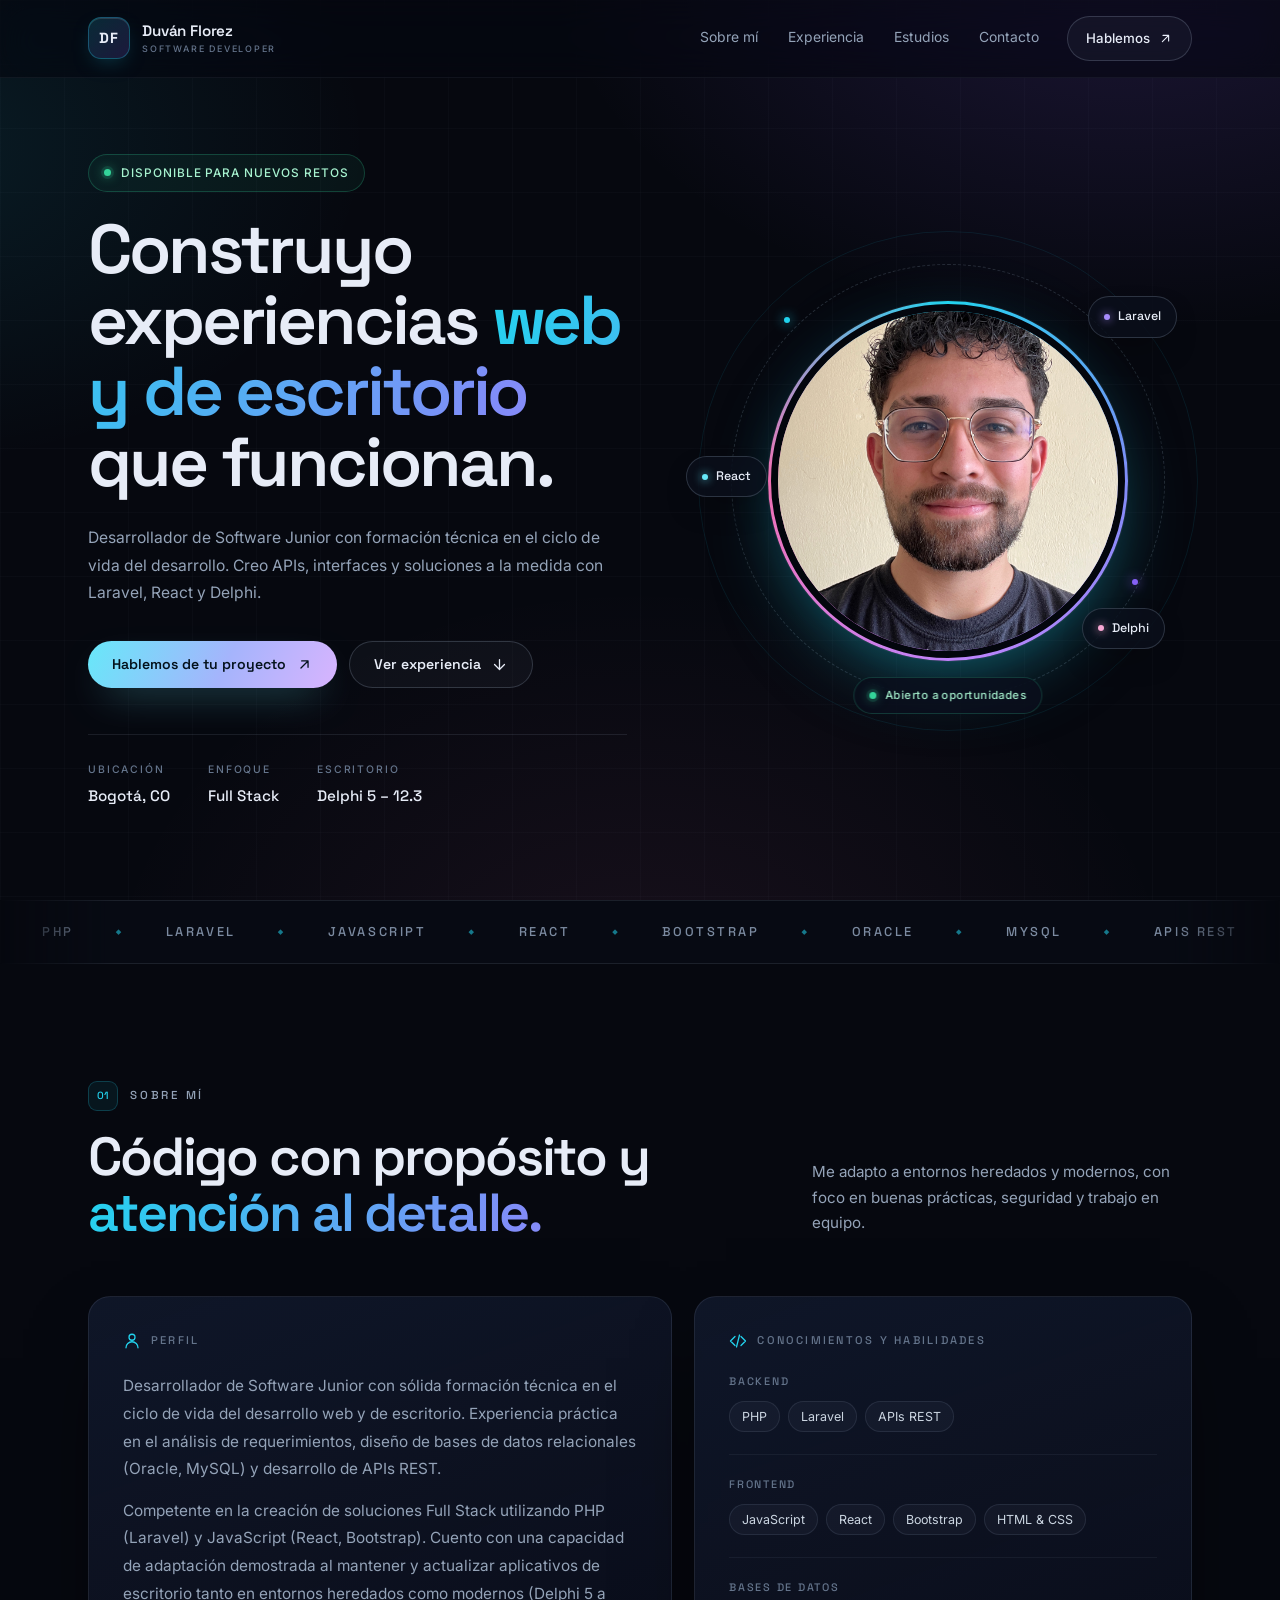
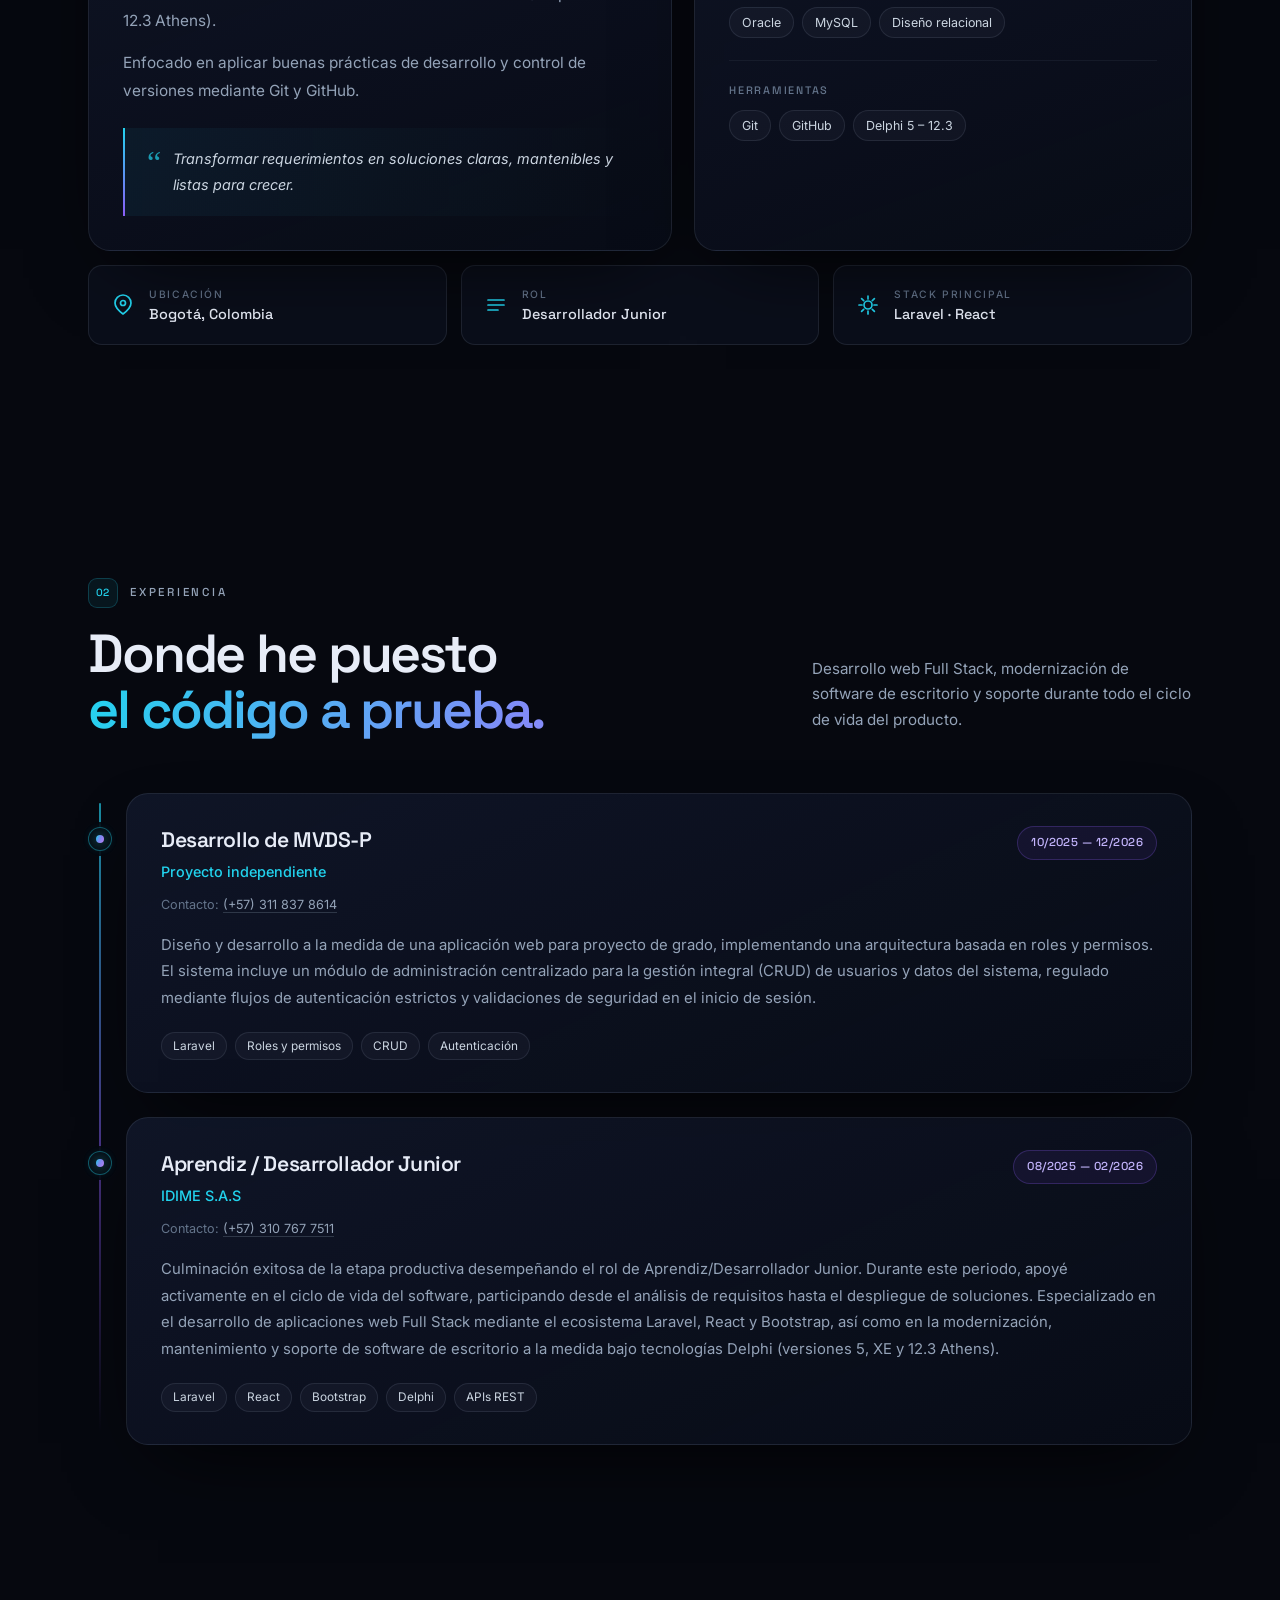
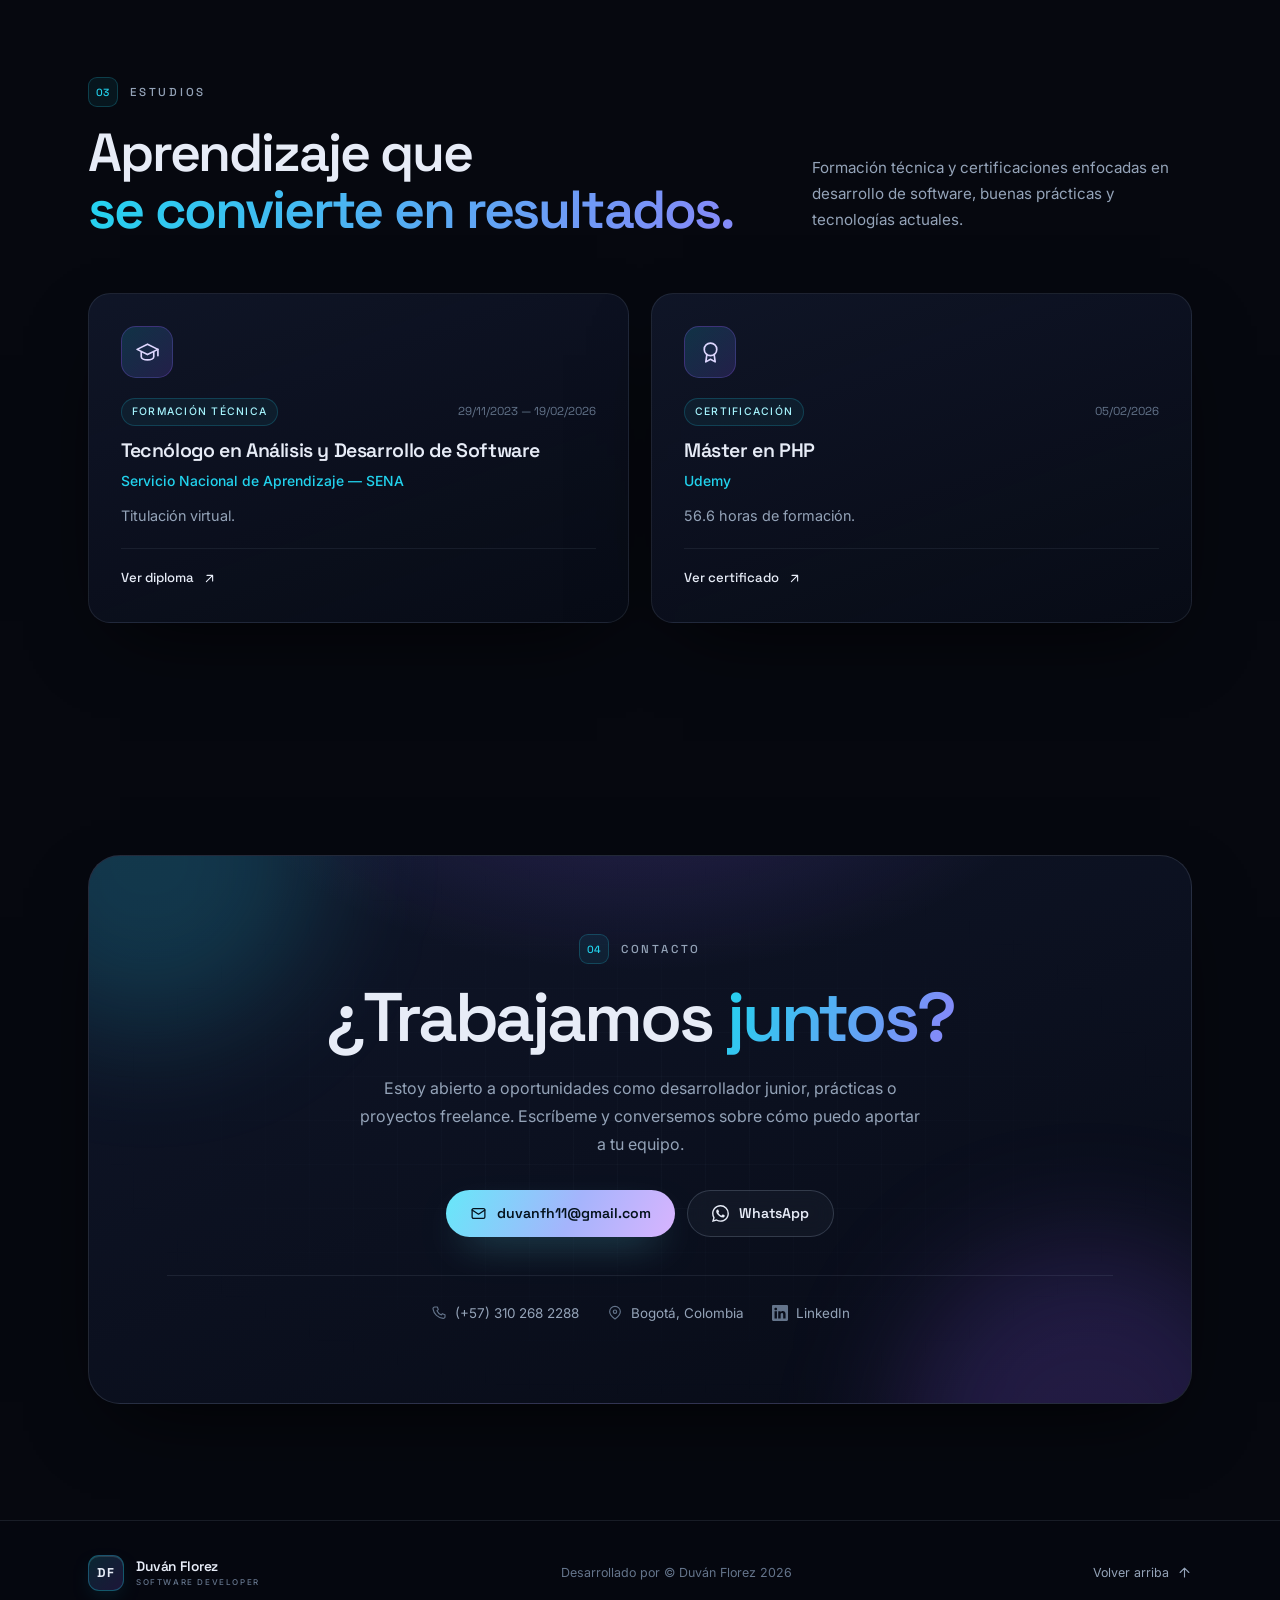
<file: index.html>
<!DOCTYPE html>
<html lang="es">

<head>
    <meta charset="UTF-8" />
    <meta name="viewport" content="width=device-width, initial-scale=1.0" />
    <meta name="description"
        content="Portafolio de Duván Florez, desarrollador de software junior especializado en soluciones Full Stack con Laravel, React y aplicaciones de escritorio en Delphi." />
    <meta name="theme-color" content="#06080f" />
    <meta property="og:title" content="Duván Florez — Desarrollador de Software" />
    <meta property="og:description"
        content="Soluciones Full Stack, APIs REST y aplicaciones de escritorio. Conoce mi experiencia y proyectos." />
    <meta property="og:type" content="website" />
    <link rel="icon" href="assets/img/FotoDuv.JPG" />
    <link rel="preconnect" href="https://fonts.googleapis.com" />
    <link rel="preconnect" href="https://fonts.gstatic.com" crossorigin />
    <link
        href="https://fonts.googleapis.com/css2?family=Inter:wght@300;400;500;600&family=Space+Grotesk:wght@400;500;600;700&display=swap"
        rel="stylesheet" />
    <link rel="stylesheet" href="assets/css/style.css" />
    <title>Duván Florez — Desarrollador de Software</title>
</head>

<body>
    <a class="skip-link" href="#contenido">Saltar al contenido</a>
    <div class="scroll-progress" aria-hidden="true"></div>

    <header class="site-header">
        <div class="nav-shell container">
            <a class="brand" href="#inicio">
                <span class="brand-mark">DF</span>
                <span class="brand-text">
                    Duván Florez
                    <small>Software Developer</small>
                </span>
            </a>

            <nav class="main-nav" aria-label="Navegación principal">
                <ul class="nav-links">
                    <li><a href="#sobre-mi">Sobre mí</a></li>
                    <li><a href="#experiencia">Experiencia</a></li>
                    <li><a href="#estudios">Estudios</a></li>
                    <li><a href="#contacto">Contacto</a></li>
                </ul>
            </nav>

            <a class="nav-cta" href="mailto:duvanfh11@gmail.com">
                Hablemos
                <svg viewBox="0 0 24 24" fill="none" stroke="currentColor" stroke-width="1.8" stroke-linecap="round"
                    stroke-linejoin="round" aria-hidden="true">
                    <path d="M7 17 17 7M8 7h9v9" />
                </svg>
            </a>
        </div>
    </header>

    <main id="contenido">
        <!-- HERO -->
        <section class="hero container" id="inicio">
            <div class="hero-copy">
                <p class="eyebrow">
                    <span class="status-dot" aria-hidden="true"></span>
                    Disponible para nuevos retos
                </p>

                <h1>
                    Construyo experiencias
                    <span class="gradient-text">web y de escritorio</span>
                    que funcionan.
                </h1>

                <p class="hero-lead">
                    Desarrollador de Software Junior con formación técnica en el ciclo de vida del desarrollo.
                    Creo APIs, interfaces y soluciones a la medida con Laravel, React y Delphi.
                </p>

                <div class="hero-actions">
                    <a class="btn btn-primary" href="mailto:duvanfh11@gmail.com">
                        Hablemos de tu proyecto
                        <svg viewBox="0 0 24 24" fill="none" stroke="currentColor" stroke-width="1.8"
                            stroke-linecap="round" stroke-linejoin="round" aria-hidden="true">
                            <path d="M7 17 17 7M8 7h9v9" />
                        </svg>
                    </a>
                    <a class="btn btn-ghost" href="#experiencia">
                        Ver experiencia
                        <svg viewBox="0 0 24 24" fill="none" stroke="currentColor" stroke-width="1.8"
                            stroke-linecap="round" stroke-linejoin="round" aria-hidden="true">
                            <path d="M12 5v14M5 12l7 7 7-7" />
                        </svg>
                    </a>
                </div>

                <dl class="hero-facts">
                    <div>
                        <dt>Ubicación</dt>
                        <dd>Bogotá, CO</dd>
                    </div>
                    <div>
                        <dt>Enfoque</dt>
                        <dd>Full Stack</dd>
                    </div>
                    <div>
                        <dt>Escritorio</dt>
                        <dd>Delphi 5 – 12.3</dd>
                    </div>
                </dl>
            </div>

            <div class="hero-visual">
                <div class="photo-orbit">
                    <span class="orbit-ring orbit-ring--one" aria-hidden="true"></span>
                    <span class="orbit-ring orbit-ring--two" aria-hidden="true"></span>

                    <div class="photo-frame">
                        <img src="assets/img/FotoDuv.JPG" alt="Retrato de Duván Florez" width="420" height="420"
                            fetchpriority="high" />
                    </div>

                    <span class="orbit-badge orbit-badge--laravel">
                        <span class="badge-dot badge-dot--violet" aria-hidden="true"></span>
                        Laravel
                    </span>
                    <span class="orbit-badge orbit-badge--react">
                        <span class="badge-dot badge-dot--cyan" aria-hidden="true"></span>
                        React
                    </span>
                    <span class="orbit-badge orbit-badge--delphi">
                        <span class="badge-dot badge-dot--pink" aria-hidden="true"></span>
                        Delphi
                    </span>

                    <span class="availability-pill">
                        <span class="status-dot" aria-hidden="true"></span>
                        Abierto a oportunidades
                    </span>
                </div>
            </div>
        </section>

        <!-- MARQUEE -->
        <div class="tech-marquee" aria-hidden="true">
            <div class="tech-marquee__track">
                <span>PHP</span><span>Laravel</span><span>JavaScript</span><span>React</span><span>Bootstrap</span>
                <span>Oracle</span><span>MySQL</span><span>APIs REST</span><span>Delphi</span><span>Git</span>
                <span>PHP</span><span>Laravel</span><span>JavaScript</span><span>React</span><span>Bootstrap</span>
                <span>Oracle</span><span>MySQL</span><span>APIs REST</span><span>Delphi</span><span>Git</span>
            </div>
        </div>

        <!-- SOBRE MÍ -->
        <section class="section container" id="sobre-mi">
            <div class="section-head reveal">
                <div>
                    <p class="section-kicker"><span>01</span> Sobre mí</p>
                    <h2 class="section-title">Código con propósito y<br /><span class="gradient-text">atención al
                            detalle.</span></h2>
                </div>
                <p class="section-note">
                    Me adapto a entornos heredados y modernos, con foco en buenas prácticas, seguridad y trabajo en
                    equipo.
                </p>
            </div>

            <div class="about-grid">
                <article class="panel profile-card reveal">
                    <div class="panel-label">
                        <svg viewBox="0 0 24 24" fill="none" stroke="currentColor" stroke-width="1.7"
                            stroke-linecap="round" stroke-linejoin="round" aria-hidden="true">
                            <path d="M12 3a4 4 0 1 0 0 8 4 4 0 0 0 0-8Z" />
                            <path d="M4 21a8 8 0 0 1 16 0" />
                        </svg>
                        Perfil
                    </div>
                    <p>
                        Desarrollador de Software Junior con sólida formación técnica en el ciclo de vida del
                        desarrollo web y de escritorio. Experiencia práctica en el análisis de requerimientos, diseño
                        de bases de datos relacionales (Oracle, MySQL) y desarrollo de APIs REST.
                    </p>
                    <p>
                        Competente en la creación de soluciones Full Stack utilizando PHP (Laravel) y JavaScript
                        (React, Bootstrap). Cuento con una capacidad de adaptación demostrada al mantener y actualizar
                        aplicativos de escritorio tanto en entornos heredados como modernos (Delphi 5 a 12.3 Athens).
                    </p>
                    <p>
                        Enfocado en aplicar buenas prácticas de desarrollo y control de versiones mediante Git y
                        GitHub.
                    </p>
                    <div class="profile-quote">
                        <span class="quote-mark" aria-hidden="true">“</span>
                        <p>Transformar requerimientos en soluciones claras, mantenibles y listas para crecer.</p>
                    </div>
                </article>

                <article class="panel skills-card reveal">
                    <div class="panel-label">
                        <svg viewBox="0 0 24 24" fill="none" stroke="currentColor" stroke-width="1.7"
                            stroke-linecap="round" stroke-linejoin="round" aria-hidden="true">
                            <path d="m8 6-6 6 6 6M16 6l6 6-6 6M14 4l-4 16" />
                        </svg>
                        Conocimientos y habilidades
                    </div>

                    <div class="skill-group">
                        <h3>Backend</h3>
                        <ul class="tag-list">
                            <li>PHP</li>
                            <li>Laravel</li>
                            <li>APIs REST</li>
                        </ul>
                    </div>

                    <div class="skill-group">
                        <h3>Frontend</h3>
                        <ul class="tag-list">
                            <li>JavaScript</li>
                            <li>React</li>
                            <li>Bootstrap</li>
                            <li>HTML &amp; CSS</li>
                        </ul>
                    </div>

                    <div class="skill-group">
                        <h3>Bases de datos</h3>
                        <ul class="tag-list">
                            <li>Oracle</li>
                            <li>MySQL</li>
                            <li>Diseño relacional</li>
                        </ul>
                    </div>

                    <div class="skill-group">
                        <h3>Herramientas</h3>
                        <ul class="tag-list">
                            <li>Git</li>
                            <li>GitHub</li>
                            <li>Delphi 5 – 12.3</li>
                        </ul>
                    </div>
                </article>
            </div>

            <div class="fact-grid reveal">
                <div class="fact">
                    <svg viewBox="0 0 24 24" fill="none" stroke="currentColor" stroke-width="1.7" stroke-linecap="round"
                        stroke-linejoin="round" aria-hidden="true">
                        <path d="M20 10c0 5-8 11-8 11S4 15 4 10a8 8 0 1 1 16 0Z" />
                        <circle cx="12" cy="10" r="2.5" />
                    </svg>
                    <span>Ubicación</span>
                    <strong>Bogotá, Colombia</strong>
                </div>
                <div class="fact">
                    <svg viewBox="0 0 24 24" fill="none" stroke="currentColor" stroke-width="1.7" stroke-linecap="round"
                        stroke-linejoin="round" aria-hidden="true">
                        <path d="M4 7h16M4 12h16M4 17h10" />
                    </svg>
                    <span>Rol</span>
                    <strong>Desarrollador Junior</strong>
                </div>
                <div class="fact">
                    <svg viewBox="0 0 24 24" fill="none" stroke="currentColor" stroke-width="1.7" stroke-linecap="round"
                        stroke-linejoin="round" aria-hidden="true">
                        <path
                            d="M12 3v3M12 18v3M3 12h3M18 12h3M5.6 5.6l2.1 2.1M16.3 16.3l2.1 2.1M18.4 5.6l-2.1 2.1M7.7 16.3l-2.1 2.1" />
                        <circle cx="12" cy="12" r="4" />
                    </svg>
                    <span>Stack principal</span>
                    <strong>Laravel · React</strong>
                </div>
            </div>
        </section>

        <!-- EXPERIENCIA -->
        <section class="section container" id="experiencia">
            <div class="section-head reveal">
                <div>
                    <p class="section-kicker"><span>02</span> Experiencia</p>
                    <h2 class="section-title">Donde he puesto<br /><span class="gradient-text">el código a
                            prueba.</span></h2>
                </div>
                <p class="section-note">
                    Desarrollo web Full Stack, modernización de software de escritorio y soporte durante todo el ciclo
                    de vida del producto.
                </p>
            </div>

            <div class="timeline">
                <article class="timeline-item reveal">
                    <span class="timeline-dot" aria-hidden="true"></span>
                    <div class="exp-card">
                        <div class="exp-top">
                            <div>
                                <h3 class="exp-role">Desarrollo de MVDS-P</h3>
                                <p class="exp-company">Proyecto independiente</p>
                            </div>
                            <span class="exp-date">10/2025 — 12/2026</span>
                        </div>
                        <p class="exp-contact">
                            Contacto:
                            <a href="tel:+573118378614">(+57) 311 837 8614</a>
                        </p>
                        <p class="exp-description">
                            Diseño y desarrollo a la medida de una aplicación web para proyecto de grado,
                            implementando una arquitectura basada en roles y permisos. El sistema incluye un módulo de
                            administración centralizado para la gestión integral (CRUD) de usuarios y datos del
                            sistema, regulado mediante flujos de autenticación estrictos y validaciones de seguridad en
                            el inicio de sesión.
                        </p>
                        <ul class="tag-list tag-list--compact">
                            <li>Laravel</li>
                            <li>Roles y permisos</li>
                            <li>CRUD</li>
                            <li>Autenticación</li>
                        </ul>
                    </div>
                </article>

                <article class="timeline-item reveal">
                    <span class="timeline-dot" aria-hidden="true"></span>
                    <div class="exp-card">
                        <div class="exp-top">
                            <div>
                                <h3 class="exp-role">Aprendiz / Desarrollador Junior</h3>
                                <p class="exp-company">IDIME S.A.S</p>
                            </div>
                            <span class="exp-date">08/2025 — 02/2026</span>
                        </div>
                        <p class="exp-contact">
                            Contacto:
                            <a href="tel:+573107677511">(+57) 310 767 7511</a>
                        </p>
                        <p class="exp-description">
                            Culminación exitosa de la etapa productiva desempeñando el rol de Aprendiz/Desarrollador
                            Junior. Durante este periodo, apoyé activamente en el ciclo de vida del software,
                            participando desde el análisis de requisitos hasta el despliegue de soluciones.
                            Especializado en el desarrollo de aplicaciones web Full Stack mediante el ecosistema
                            Laravel, React y Bootstrap, así como en la modernización, mantenimiento y soporte de
                            software de escritorio a la medida bajo tecnologías Delphi (versiones 5, XE y 12.3 Athens).
                        </p>
                        <ul class="tag-list tag-list--compact">
                            <li>Laravel</li>
                            <li>React</li>
                            <li>Bootstrap</li>
                            <li>Delphi</li>
                            <li>APIs REST</li>
                        </ul>
                    </div>
                </article>
            </div>
        </section>

        <!-- ESTUDIOS -->
        <section class="section container" id="estudios">
            <div class="section-head reveal">
                <div>
                    <p class="section-kicker"><span>03</span> Estudios</p>
                    <h2 class="section-title">Aprendizaje que<br /><span class="gradient-text">se convierte en
                            resultados.</span></h2>
                </div>
                <p class="section-note">
                    Formación técnica y certificaciones enfocadas en desarrollo de software, buenas prácticas y
                    tecnologías actuales.
                </p>
            </div>

            <div class="edu-grid">
                <article class="edu-card reveal">
                    <div class="edu-icon" aria-hidden="true">
                        <svg viewBox="0 0 24 24" fill="none" stroke="currentColor" stroke-width="1.6"
                            stroke-linecap="round" stroke-linejoin="round">
                            <path d="m2 9 10-5 10 5-10 5L2 9Z" />
                            <path d="M6 11.5V16c0 1.7 2.7 3 6 3s6-1.3 6-3v-4.5M22 9v6" />
                        </svg>
                    </div>
                    <div class="edu-body">
                        <div class="edu-top">
                            <span class="edu-type">Formación técnica</span>
                            <span class="edu-date">29/11/2023 — 19/02/2026</span>
                        </div>
                        <h3>Tecnólogo en Análisis y Desarrollo de Software</h3>
                        <p class="edu-place">Servicio Nacional de Aprendizaje — SENA</p>
                        <p class="edu-description">Titulación virtual.</p>
                    </div>
                    <a class="edu-link" href="assets/img/DiplomaTecnólogo.png" target="_blank" rel="noopener">
                        Ver diploma
                        <svg viewBox="0 0 24 24" fill="none" stroke="currentColor" stroke-width="1.8"
                            stroke-linecap="round" stroke-linejoin="round" aria-hidden="true">
                            <path d="M7 17 17 7M8 7h9v9" />
                        </svg>
                    </a>
                </article>

                <article class="edu-card reveal">
                    <div class="edu-icon" aria-hidden="true">
                        <svg viewBox="0 0 24 24" fill="none" stroke="currentColor" stroke-width="1.6"
                            stroke-linecap="round" stroke-linejoin="round">
                            <path d="M12 15a6 6 0 1 0 0-12 6 6 0 0 0 0 12Z" />
                            <path d="m8.5 14-1 7 4.5-2.5L16.5 21l-1-7" />
                        </svg>
                    </div>
                    <div class="edu-body">
                        <div class="edu-top">
                            <span class="edu-type">Certificación</span>
                            <span class="edu-date">05/02/2026</span>
                        </div>
                        <h3>Máster en PHP</h3>
                        <p class="edu-place">Udemy</p>
                        <p class="edu-description">56.6 horas de formación.</p>
                    </div>
                    <a class="edu-link" href="assets/img/CertificadoPhpDuvan.png" target="_blank" rel="noopener">
                        Ver certificado
                        <svg viewBox="0 0 24 24" fill="none" stroke="currentColor" stroke-width="1.8"
                            stroke-linecap="round" stroke-linejoin="round" aria-hidden="true">
                            <path d="M7 17 17 7M8 7h9v9" />
                        </svg>
                    </a>
                </article>
            </div>
        </section>

        <!-- CONTACTO -->
        <section class="section container" id="contacto">
            <div class="contact-card reveal">
                <span class="contact-glow contact-glow--one" aria-hidden="true"></span>
                <span class="contact-glow contact-glow--two" aria-hidden="true"></span>

                <p class="section-kicker section-kicker--center"><span>04</span> Contacto</p>
                <h2 class="contact-title">¿Trabajamos <span class="gradient-text">juntos?</span></h2>
                <p class="contact-lead">
                    Estoy abierto a oportunidades como desarrollador junior, prácticas o proyectos freelance.
                    Escríbeme y conversemos sobre cómo puedo aportar a tu equipo.
                </p>

                <div class="contact-actions">
                    <a class="btn btn-primary" href="mailto:duvanfh11@gmail.com">
                        <svg viewBox="0 0 24 24" fill="none" stroke="currentColor" stroke-width="1.8"
                            stroke-linecap="round" stroke-linejoin="round" aria-hidden="true">
                            <rect x="3" y="5" width="18" height="14" rx="2" />
                            <path d="m3 7 9 6 9-6" />
                        </svg>
                        duvanfh11@gmail.com
                    </a>
                    <a class="btn btn-ghost" href="https://wa.me/573102682288" target="_blank" rel="noopener">
                        <svg viewBox="0 0 16 16" fill="currentColor" aria-hidden="true">
                            <path
                                d="M13.601 2.326A7.85 7.85 0 0 0 7.994 0C3.627 0 .068 3.558.064 7.926c0 1.399.366 2.76 1.057 3.965L0 16l4.204-1.102a7.9 7.9 0 0 0 3.79.965h.004c4.368 0 7.926-3.558 7.93-7.93A7.9 7.9 0 0 0 13.6 2.326zM7.994 14.521a6.6 6.6 0 0 1-3.356-.92l-.24-.144-2.494.654.666-2.433-.156-.251a6.56 6.56 0 0 1-1.007-3.505c0-3.626 2.957-6.584 6.591-6.584a6.56 6.56 0 0 1 4.66 1.931 6.56 6.56 0 0 1 1.928 4.66c-.004 3.639-2.961 6.592-6.592 6.592m3.615-4.934c-.197-.099-1.17-.578-1.353-.646-.182-.065-.315-.099-.445.099-.133.197-.513.646-.627.775-.114.133-.232.148-.43.05-.197-.1-.836-.308-1.592-.985-.59-.525-.985-1.175-1.103-1.372-.114-.198-.011-.304.088-.403.087-.088.197-.232.296-.346.1-.114.133-.198.198-.33.065-.134.034-.248-.015-.347-.05-.099-.445-1.076-.612-1.47-.16-.389-.323-.335-.445-.34-.114-.007-.247-.007-.38-.007a.73.73 0 0 0-.529.247c-.182.198-.691.677-.691 1.654s.71 1.916.81 2.049c.098.133 1.394 2.132 3.383 2.992.47.205.84.326 1.129.418.475.152.904.129 1.246.08.38-.058 1.171-.48 1.338-.943.164-.464.164-.86.114-.943-.049-.084-.182-.133-.38-.232" />
                        </svg>
                        WhatsApp
                    </a>
                </div>

                <div class="contact-details">
                    <a href="tel:+573102682288">
                        <svg viewBox="0 0 24 24" fill="none" stroke="currentColor" stroke-width="1.7"
                            stroke-linecap="round" stroke-linejoin="round" aria-hidden="true">
                            <path
                                d="M6.5 3h3l1.5 4-2 1.5a13 13 0 0 0 6.5 6.5L17 13l4 1.5v3a2.5 2.5 0 0 1-2.7 2.5A17 17 0 0 1 3 5.7 2.5 2.5 0 0 1 5.5 3Z" />
                        </svg>
                        (+57) 310 268 2288
                    </a>
                    <span>
                        <svg viewBox="0 0 24 24" fill="none" stroke="currentColor" stroke-width="1.7"
                            stroke-linecap="round" stroke-linejoin="round" aria-hidden="true">
                            <path d="M20 10c0 5-8 11-8 11S4 15 4 10a8 8 0 1 1 16 0Z" />
                            <circle cx="12" cy="10" r="2.5" />
                        </svg>
                        Bogotá, Colombia
                    </span>
                    <a href="https://www.linkedin.com/in/duv%C3%A1n-florez-3348892a3/" target="_blank" rel="noopener">
                        <svg viewBox="0 0 16 16" fill="currentColor" aria-hidden="true">
                            <path
                                d="M0 1.146C0 .513.526 0 1.175 0h13.65C15.474 0 16 .513 16 1.146v13.708c0 .633-.526 1.146-1.175 1.146H1.175C.526 16 0 15.487 0 14.854zm4.943 12.248V6.169H2.542v7.225zm-1.2-8.212c.837 0 1.358-.554 1.358-1.248-.015-.709-.52-1.248-1.342-1.248S2.4 3.226 2.4 3.934c0 .694.521 1.248 1.327 1.248zm4.908 8.212V9.359c0-.216.016-.432.08-.586.173-.431.568-.878 1.232-.878.869 0 1.216.662 1.216 1.634v3.865h2.401V9.25c0-2.22-1.184-3.252-2.764-3.252-1.274 0-1.845.7-2.165 1.193v.025h-.016l.016-.025V6.169h-2.4c.03.678 0 7.225 0 7.225z" />
                        </svg>
                        LinkedIn
                    </a>
                </div>
            </div>
        </section>
    </main>

    <footer class="site-footer">
        <div class="container footer-inner">
            <a class="brand brand--footer" href="#inicio">
                <span class="brand-mark">DF</span>
                <span class="brand-text">
                    Duván Florez
                    <small>Software Developer</small>
                </span>
            </a>

            <p class="footer-copy">Desarrollado por &copy; Duván Florez 2026</p>

            <a class="back-top" href="#inicio">
                Volver arriba
                <svg viewBox="0 0 24 24" fill="none" stroke="currentColor" stroke-width="1.8" stroke-linecap="round"
                    stroke-linejoin="round" aria-hidden="true">
                    <path d="M12 19V5M5 12l7-7 7 7" />
                </svg>
            </a>
        </div>
    </footer>

    <script src="assets/js/model.js"></script>
</body>

</html>
</file>
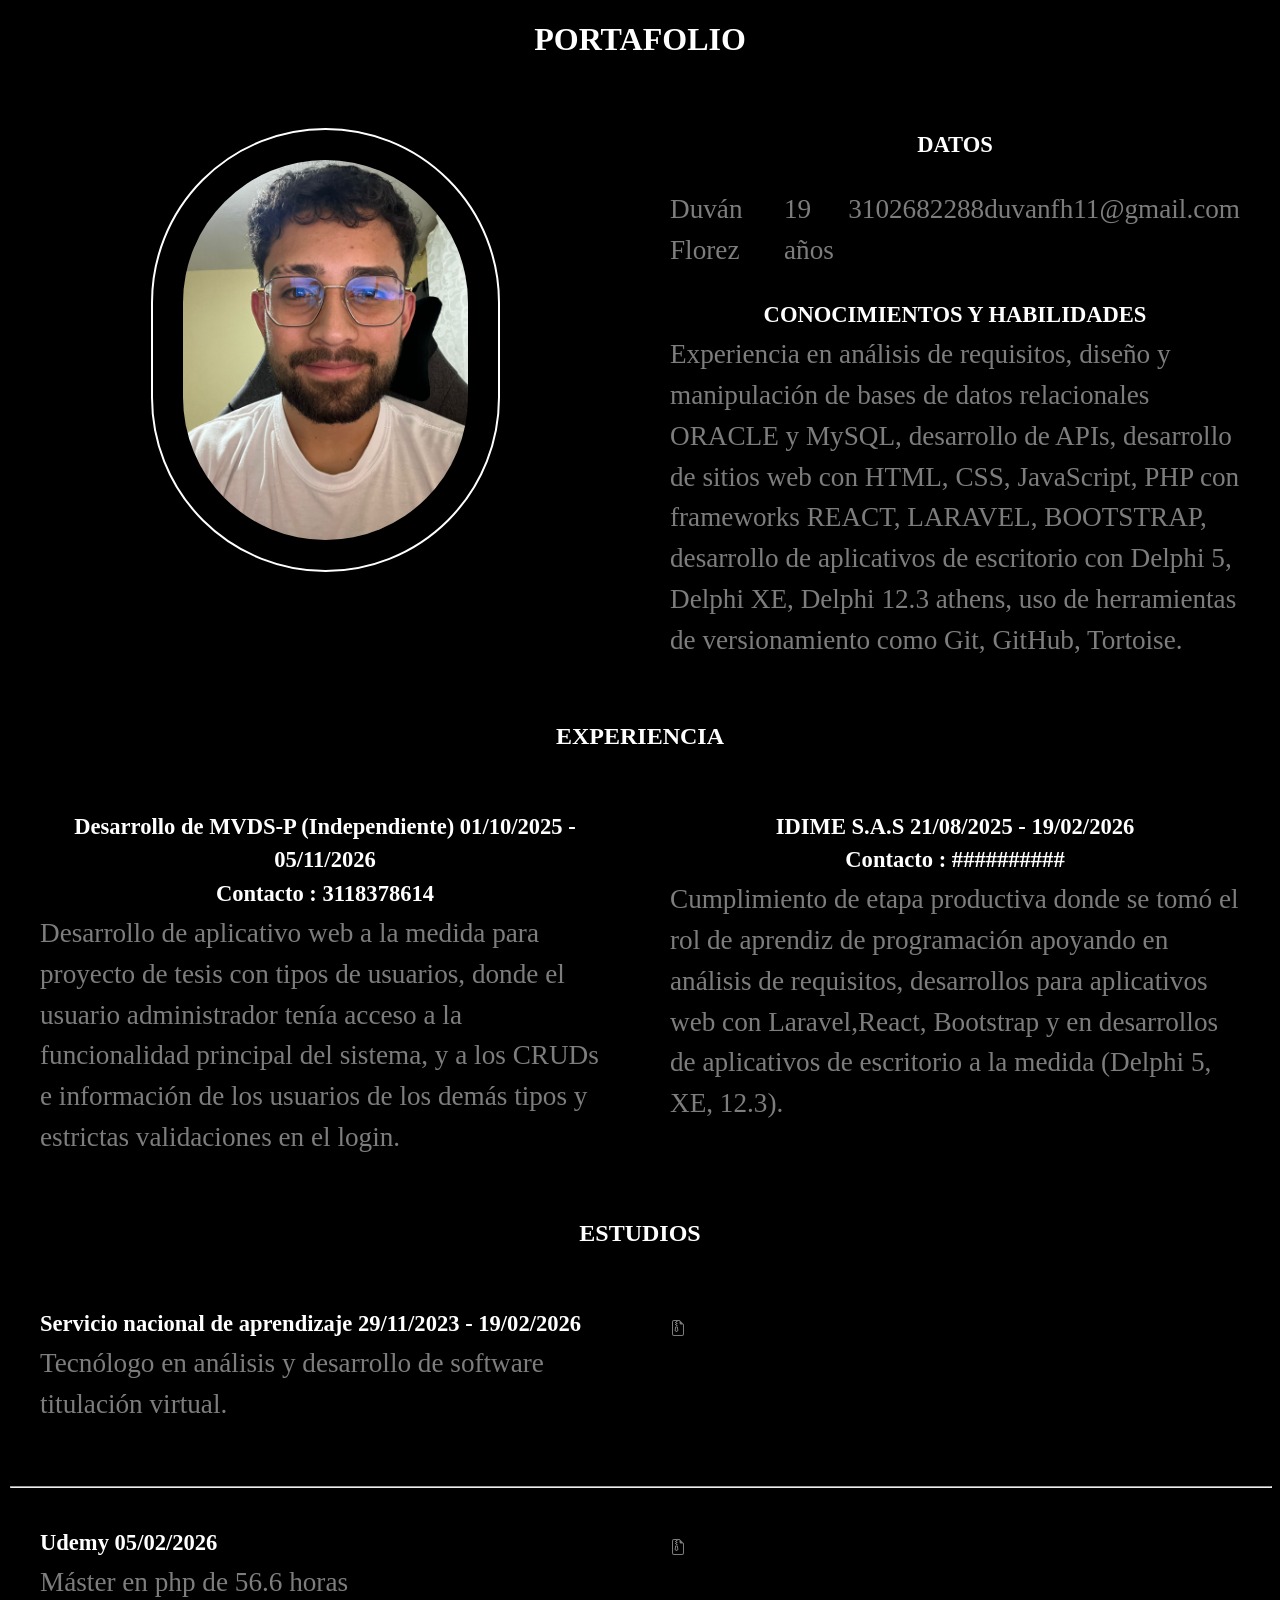
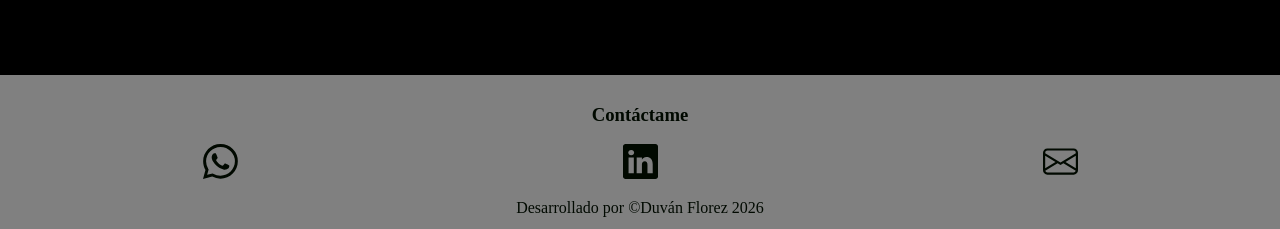
<file: view/index.html>
<!DOCTYPE html>
<html lang="en">
<head>
    <meta charset="UTF-8">
    <meta name="viewport" content="width=device-width, initial-scale=1.0">
    <link rel="styleSheet" href="assets/css/style.css"/>
    <link rel="icon" href="assets/img/Icono.avif" />
    <title>Portafolio Duván Florez</title>
</head>
<body>
    <header>
        <h1 class="titulos">PORTAFOLIO</h1>
    </header>
    <main>
        <div class="seccion">
            <div class="item" id="foto">
                <img src="assets/img/FotoDuvan.jpeg" class="item" style="border-radius: 500px;border:2px solid white;"/>
            </div>
            <div class="item">
                <h5 class="subtitulos1">DATOS</h5>
                <ul>
                    <li>Duván Florez</li>
                    <li>19 años</li>
                    <li>3102682288</li>
                    <li>duvanfh11@gmail.com</li>
                </ul>
                <h5 class="subtitulos1">CONOCIMIENTOS Y HABILIDADES</h5>
                <p>
                    Experiencia en análisis de requisitos, diseño y manipulación de bases de datos relacionales ORACLE y MySQL,
                    desarrollo de APIs, desarrollo de sitios web con HTML, CSS, JavaScript, PHP con frameworks REACT, LARAVEL, BOOTSTRAP,
                    desarrollo de aplicativos de escritorio con Delphi 5, Delphi XE, Delphi 12.3 athens, 
                    uso de herramientas de versionamiento como Git, GitHub, Tortoise.
                </p>
            </div>
        </div>


        <h2 class="titulos">EXPERIENCIA</h2>
        <div class="seccion">
            <div class="item">
                <h5 class="subtitulos1">Desarrollo de MVDS-P (Independiente) 01/10/2025 - 05/11/2026</h5>
                <h5 class="subtitulos1">Contacto : 3118378614</h5>
                <p>Desarrollo de aplicativo web a la medida para proyecto de tesis con tipos de usuarios, donde el usuario administrador
                tenía acceso a la funcionalidad principal del sistema, y a los CRUDs e información de los usuarios de los demás tipos y estrictas 
                validaciones en el login.
                </p>
            </div>
            <div class="item">
                <h5 class="subtitulos1">IDIME S.A.S 21/08/2025 - 19/02/2026</h5>
                <h5 class="subtitulos1">Contacto : ##########</h5>
                <p>Cumplimiento de etapa productiva donde se tomó el rol de aprendiz de programación apoyando en análisis de requisitos, desarrollos
                para aplicativos web con Laravel,React, Bootstrap y en desarrollos de aplicativos de escritorio a la medida (Delphi 5, XE, 12.3).
                </p>
            </div>  
        </div>
        

        <h2 class="titulos">ESTUDIOS</h2>
        
        <div class="seccion">
            <div class="item">
                    <h5 class="subtitulos2">Servicio nacional de aprendizaje 29/11/2023 - 19/02/2026</h5>
                    <p>Tecnólogo en análisis y desarrollo de software titulación virtual.</p>
                </a>
            </div>
            <div class="item">
                <a href="assets/img/DiplomaTecnólogo.png" target="_blank" class="certificados">
                    <svg xmlns="http://www.w3.org/2000/svg" width="16" height="16" fill="currentColor" class="bi bi-file-earmark-zip" viewBox="0 0 16 16">
                    <path d="M5 7.5a1 1 0 0 1 1-1h1a1 1 0 0 1 1 1v.938l.4 1.599a1 1 0 0 1-.416 1.074l-.93.62a1 1 0 0 1-1.11 0l-.929-.62a1 1 0 0 1-.415-1.074L5 8.438zm2 0H6v.938a1 1 0 0 1-.03.243l-.4 1.598.93.62.929-.62-.4-1.598A1 1 0 0 1 7 8.438z"/>
                    <path d="M14 4.5V14a2 2 0 0 1-2 2H4a2 2 0 0 1-2-2V2a2 2 0 0 1 2-2h5.5zm-3 0A1.5 1.5 0 0 1 9.5 3V1h-2v1h-1v1h1v1h-1v1h1v1H6V5H5V4h1V3H5V2h1V1H4a1 1 0 0 0-1 1v12a1 1 0 0 0 1 1h8a1 1 0 0 0 1-1V4.5z"/>
                    </svg>
                </a>
            </div>
        </div>
        
        <hr />

        <div class="seccion">
            <div class="item">
                    <h5 class="subtitulos2">Udemy 05/02/2026</h5>
                    <p>Máster en php de 56.6 horas</p>
            </div>
            <div class="item">
                <a href="assets/img/CertificadoPhpDuvan.png" target="_blank" class="certificados">
                    <svg xmlns="http://www.w3.org/2000/svg" width="16" height="16" fill="currentColor" class="bi bi-file-earmark-zip" viewBox="0 0 16 16">
                    <path d="M5 7.5a1 1 0 0 1 1-1h1a1 1 0 0 1 1 1v.938l.4 1.599a1 1 0 0 1-.416 1.074l-.93.62a1 1 0 0 1-1.11 0l-.929-.62a1 1 0 0 1-.415-1.074L5 8.438zm2 0H6v.938a1 1 0 0 1-.03.243l-.4 1.598.93.62.929-.62-.4-1.598A1 1 0 0 1 7 8.438z"/>
                    <path d="M14 4.5V14a2 2 0 0 1-2 2H4a2 2 0 0 1-2-2V2a2 2 0 0 1 2-2h5.5zm-3 0A1.5 1.5 0 0 1 9.5 3V1h-2v1h-1v1h1v1h-1v1h1v1H6V5H5V4h1V3H5V2h1V1H4a1 1 0 0 0-1 1v12a1 1 0 0 0 1 1h8a1 1 0 0 0 1-1V4.5z"/>
                    </svg>
                </a>
            </div>
        </div>

    </main>
    <footer>
        <h3>Contáctame</h3>
        <ul>
            <li><a href="https://wa.me/573102682288" target="_blank" class="contactos">
                <svg xmlns="http://www.w3.org/2000/svg" width="35" height="35" fill="currentColor" class="bi bi-whatsapp" viewBox="0 0 16 16">
                <path d="M13.601 2.326A7.85 7.85 0 0 0 7.994 0C3.627 0 .068 3.558.064 7.926c0 1.399.366 2.76 1.057 3.965L0 16l4.204-1.102a7.9 7.9 0 0 0 3.79.965h.004c4.368 0 7.926-3.558 7.93-7.93A7.9 7.9 0 0 0 13.6 2.326zM7.994 14.521a6.6 6.6 0 0 1-3.356-.92l-.24-.144-2.494.654.666-2.433-.156-.251a6.56 6.56 0 0 1-1.007-3.505c0-3.626 2.957-6.584 6.591-6.584a6.56 6.56 0 0 1 4.66 1.931 6.56 6.56 0 0 1 1.928 4.66c-.004 3.639-2.961 6.592-6.592 6.592m3.615-4.934c-.197-.099-1.17-.578-1.353-.646-.182-.065-.315-.099-.445.099-.133.197-.513.646-.627.775-.114.133-.232.148-.43.05-.197-.1-.836-.308-1.592-.985-.59-.525-.985-1.175-1.103-1.372-.114-.198-.011-.304.088-.403.087-.088.197-.232.296-.346.1-.114.133-.198.198-.33.065-.134.034-.248-.015-.347-.05-.099-.445-1.076-.612-1.47-.16-.389-.323-.335-.445-.34-.114-.007-.247-.007-.38-.007a.73.73 0 0 0-.529.247c-.182.198-.691.677-.691 1.654s.71 1.916.81 2.049c.098.133 1.394 2.132 3.383 2.992.47.205.84.326 1.129.418.475.152.904.129 1.246.08.38-.058 1.171-.48 1.338-.943.164-.464.164-.86.114-.943-.049-.084-.182-.133-.38-.232"/></svg>
            </a></li>
            <li><a href="https://www.linkedin.com/in/duv%C3%A1n-florez-3348892a3/" target="_blank" class="contactos">
                <svg xmlns="http://www.w3.org/2000/svg" width="35" height="35" fill="currentColor" class="bi bi-linkedin" viewBox="0 0 16 16">
                <path d="M0 1.146C0 .513.526 0 1.175 0h13.65C15.474 0 16 .513 16 1.146v13.708c0 .633-.526 1.146-1.175 1.146H1.175C.526 16 0 15.487 0 14.854zm4.943 12.248V6.169H2.542v7.225zm-1.2-8.212c.837 0 1.358-.554 1.358-1.248-.015-.709-.52-1.248-1.342-1.248S2.4 3.226 2.4 3.934c0 .694.521 1.248 1.327 1.248zm4.908 8.212V9.359c0-.216.016-.432.08-.586.173-.431.568-.878 1.232-.878.869 0 1.216.662 1.216 1.634v3.865h2.401V9.25c0-2.22-1.184-3.252-2.764-3.252-1.274 0-1.845.7-2.165 1.193v.025h-.016l.016-.025V6.169h-2.4c.03.678 0 7.225 0 7.225z"/></svg>
            </a></li>
            <li><a href="mailto:duvanfh11@gmail.com" target="_blank" class="contactos">
                <svg xmlns="http://www.w3.org/2000/svg" width="35" height="35" fill="currentColor" class="bi bi-envelope" viewBox="0 0 16 16">
                <path d="M0 4a2 2 0 0 1 2-2h12a2 2 0 0 1 2 2v8a2 2 0 0 1-2 2H2a2 2 0 0 1-2-2zm2-1a1 1 0 0 0-1 1v.217l7 4.2 7-4.2V4a1 1 0 0 0-1-1zm13 2.383-4.708 2.825L15 11.105zm-.034 6.876-5.64-3.471L8 9.583l-1.326-.795-5.64 3.47A1 1 0 0 0 2 13h12a1 1 0 0 0 .966-.741M1 11.105l4.708-2.897L1 5.383z"/></svg>
            </a></li>
        </ul>
        <p>Desarrollado por &copy;Duván Florez 2026</p>
    </footer>
    <Script src="assets/js/model.js"></Script>
</body>
</html>
</file>
<file: assets/css/style.css>
/* =========================================================
   PORTAFOLIO DUVÁN FLOREZ — TEMA OSCURO
   ========================================================= */

@property --angle {
    syntax: "<angle>";
    inherits: false;
    initial-value: 0deg;
}

/* ---------- Variables ---------- */
:root {
    --bg: #06080f;
    --bg-soft: #0b1020;
    --surface: rgba(15, 21, 38, 0.72);
    --surface-solid: #0f1526;
    --border: rgba(148, 163, 184, 0.14);
    --border-strong: rgba(148, 163, 184, 0.26);

    --text: #e7ecf7;
    --muted: #94a3b8;
    --muted-2: #64748b;

    --accent: #22d3ee;
    --accent-2: #8b5cf6;
    --accent-3: #f472b6;
    --success: #34d399;

    --gradient: linear-gradient(115deg, #22d3ee 0%, #818cf8 48%, #c084fc 100%);
    --gradient-soft: linear-gradient(135deg, rgba(34, 211, 238, 0.16), rgba(139, 92, 246, 0.18));

    --font-display: "Space Grotesk", "Segoe UI", system-ui, sans-serif;
    --font-body: "Inter", "Segoe UI", system-ui, -apple-system, sans-serif;

    --radius-sm: 14px;
    --radius: 22px;
    --radius-lg: 32px;

    --shadow: 0 30px 80px -32px rgba(0, 0, 0, 0.9);
    --shadow-glow: 0 20px 60px -20px rgba(34, 211, 238, 0.35);

    --container: 1160px;
    --header-height: 82px;
}

/* ---------- Reset ---------- */
*,
*::before,
*::after {
    box-sizing: border-box;
}

html {
    scroll-behavior: smooth;
    scroll-padding-top: 120px;
    -webkit-text-size-adjust: 100%;
}

body {
    margin: 0;
    min-height: 100vh;
    overflow-x: hidden;
    font-family: var(--font-body);
    font-size: 16px;
    line-height: 1.7;
    color: var(--muted);
    background-color: var(--bg);
    background-image:
        radial-gradient(900px 620px at 88% -8%, rgba(139, 92, 246, 0.18), transparent 65%),
        radial-gradient(760px 520px at -8% 16%, rgba(34, 211, 238, 0.1), transparent 62%),
        radial-gradient(820px 640px at 50% 112%, rgba(244, 114, 182, 0.08), transparent 66%),
        linear-gradient(rgba(148, 163, 184, 0.028) 1px, transparent 1px),
        linear-gradient(90deg, rgba(148, 163, 184, 0.028) 1px, transparent 1px);
    background-size: auto, auto, auto, 64px 64px, 64px 64px;
    background-attachment: fixed;
}

img,
svg {
    display: block;
    max-width: 100%;
}

img {
    height: auto;
}

h1,
h2,
h3,
h4,
p,
ul,
dl,
dd {
    margin: 0;
}

ul {
    padding: 0;
    list-style: none;
}

a {
    color: inherit;
    text-decoration: none;
}

button,
a {
    -webkit-tap-highlight-color: transparent;
}

::selection {
    background: rgba(139, 92, 246, 0.45);
    color: #ffffff;
}

:focus-visible {
    outline: 2px solid var(--accent);
    outline-offset: 4px;
    border-radius: 6px;
}

/* ---------- Utilidades ---------- */
.container {
    width: 100%;
    max-width: var(--container);
    margin-inline: auto;
    padding-inline: 28px;
}

.gradient-text {
    background: var(--gradient);
    background-size: 200% auto;
    -webkit-background-clip: text;
    background-clip: text;
    color: transparent;
    animation: gradient-shift 9s ease-in-out infinite;
}

.skip-link {
    position: fixed;
    top: 12px;
    left: 12px;
    z-index: 999;
    padding: 10px 18px;
    border-radius: 10px;
    background: var(--text);
    color: var(--bg);
    font-weight: 600;
    transform: translateY(-160%);
    transition: transform 0.25s ease;
}

.skip-link:focus {
    transform: translateY(0);
}

/* Barra de progreso de lectura */
.scroll-progress {
    position: fixed;
    top: 0;
    left: 0;
    z-index: 200;
    display: none;
    width: 100%;
    height: 2px;
    background: var(--gradient);
    transform: scaleX(0);
    transform-origin: 0 50%;
}

@supports (animation-timeline: scroll()) {
    .scroll-progress {
        display: block;
        animation: scroll-progress linear both;
        animation-timeline: scroll(root block);
    }
}

/* ---------- Header ---------- */
.site-header {
    position: fixed;
    inset: 0 0 auto;
    z-index: 100;
    padding-block: 16px;
    background: rgba(6, 8, 15, 0.62);
    border-bottom: 1px solid rgba(148, 163, 184, 0.08);
    -webkit-backdrop-filter: blur(18px) saturate(140%);
    backdrop-filter: blur(18px) saturate(140%);
}

.nav-shell {
    display: flex;
    align-items: center;
    gap: 28px;
}

.brand {
    display: inline-flex;
    align-items: center;
    gap: 12px;
    flex-shrink: 0;
}

.brand-mark {
    display: grid;
    place-items: center;
    width: 42px;
    height: 42px;
    border-radius: 13px;
    font-family: var(--font-display);
    font-size: 0.92rem;
    font-weight: 700;
    letter-spacing: 0.04em;
    color: var(--text);
    background: var(--gradient-soft);
    border: 1px solid rgba(34, 211, 238, 0.3);
    box-shadow: inset 0 1px 0 rgba(255, 255, 255, 0.12), 0 8px 24px -12px rgba(34, 211, 238, 0.6);
}

.brand-text {
    display: flex;
    flex-direction: column;
    font-family: var(--font-display);
    font-size: 0.95rem;
    font-weight: 600;
    line-height: 1.2;
    color: var(--text);
    letter-spacing: -0.01em;
}

.brand-text small {
    margin-top: 3px;
    font-family: var(--font-body);
    font-size: 0.56rem;
    font-weight: 500;
    letter-spacing: 0.2em;
    text-transform: uppercase;
    color: var(--muted-2);
}

.main-nav {
    margin-left: auto;
}

.nav-links {
    display: flex;
    align-items: center;
    gap: 30px;
}

.nav-links a {
    position: relative;
    display: inline-block;
    padding-block: 6px;
    font-size: 0.87rem;
    font-weight: 400;
    color: var(--muted);
    transition: color 0.25s ease;
}

.nav-links a::after {
    content: "";
    position: absolute;
    left: 0;
    bottom: 0;
    width: 100%;
    height: 1px;
    background: var(--gradient);
    transform: scaleX(0);
    transform-origin: right;
    transition: transform 0.3s ease;
}

.nav-links a:hover {
    color: var(--text);
}

.nav-links a:hover::after {
    transform: scaleX(1);
    transform-origin: left;
}

.nav-cta {
    display: inline-flex;
    align-items: center;
    gap: 8px;
    flex-shrink: 0;
    padding: 10px 18px;
    border-radius: 999px;
    border: 1px solid var(--border-strong);
    background: rgba(148, 163, 184, 0.06);
    color: var(--text);
    font-size: 0.83rem;
    font-weight: 500;
    transition: border-color 0.25s ease, background 0.25s ease, transform 0.25s ease;
}

.nav-cta svg {
    width: 15px;
    height: 15px;
    transition: transform 0.25s ease;
}

.nav-cta:hover {
    border-color: rgba(34, 211, 238, 0.55);
    background: rgba(34, 211, 238, 0.08);
    transform: translateY(-1px);
}

.nav-cta:hover svg {
    transform: translate(2px, -2px);
}

/* ---------- Hero ---------- */
.hero {
    display: grid;
    grid-template-columns: minmax(0, 1.05fr) minmax(0, 0.95fr);
    align-items: center;
    gap: clamp(36px, 6vw, 80px);
    min-height: 100svh;
    padding-top: calc(var(--header-height) + 70px);
    padding-bottom: 90px;
}

.hero-copy > * {
    opacity: 0;
    transform: translateY(26px);
    animation: rise-in 0.9s cubic-bezier(0.16, 1, 0.3, 1) forwards;
}

.hero-copy > :nth-child(1) {
    animation-delay: 0.08s;
}

.hero-copy > :nth-child(2) {
    animation-delay: 0.18s;
}

.hero-copy > :nth-child(3) {
    animation-delay: 0.28s;
}

.hero-copy > :nth-child(4) {
    animation-delay: 0.38s;
}

.hero-copy > :nth-child(5) {
    animation-delay: 0.48s;
}

.eyebrow {
    display: inline-flex;
    align-items: center;
    gap: 10px;
    padding: 8px 15px;
    border-radius: 999px;
    border: 1px solid rgba(52, 211, 153, 0.24);
    background: rgba(52, 211, 153, 0.06);
    color: #a7f3d0;
    font-size: 0.74rem;
    font-weight: 500;
    letter-spacing: 0.08em;
    text-transform: uppercase;
}

.status-dot {
    position: relative;
    display: inline-block;
    width: 7px;
    height: 7px;
    flex-shrink: 0;
    border-radius: 50%;
    background: var(--success);
    box-shadow: 0 0 0 3px rgba(52, 211, 153, 0.14), 0 0 12px rgba(52, 211, 153, 0.8);
    animation: pulse-dot 2.4s ease-in-out infinite;
}

.hero h1 {
    margin-top: 22px;
    font-family: var(--font-display);
    font-size: clamp(2.55rem, 5.4vw, 4.5rem);
    font-weight: 600;
    line-height: 1.03;
    letter-spacing: -0.045em;
    color: var(--text);
    text-wrap: balance;
}

.hero-lead {
    max-width: 54ch;
    margin-top: 26px;
    font-size: clamp(0.98rem, 1.1vw, 1.08rem);
    line-height: 1.75;
    color: var(--muted);
}

.hero-actions {
    display: flex;
    flex-wrap: wrap;
    gap: 12px;
    margin-top: 34px;
}

.btn {
    display: inline-flex;
    align-items: center;
    justify-content: center;
    gap: 10px;
    padding: 14px 24px;
    border-radius: 999px;
    font-family: var(--font-display);
    font-size: 0.88rem;
    font-weight: 600;
    line-height: 1.2;
    white-space: nowrap;
    transition: transform 0.28s ease, box-shadow 0.28s ease, background 0.28s ease,
        border-color 0.28s ease;
}

.btn svg {
    width: 17px;
    height: 17px;
    flex-shrink: 0;
    transition: transform 0.28s ease;
}

.btn-primary {
    color: #04121c;
    background: linear-gradient(115deg, #67e8f9 0%, #a5b4fc 55%, #d8b4fe 100%);
    box-shadow: 0 16px 40px -18px rgba(103, 232, 249, 0.65);
}

.btn-primary:hover {
    transform: translateY(-3px);
    box-shadow: 0 22px 52px -16px rgba(139, 92, 246, 0.7);
}

.btn-primary:hover svg {
    transform: translate(2px, -2px);
}

.btn-ghost {
    color: var(--text);
    background: rgba(148, 163, 184, 0.055);
    border: 1px solid var(--border-strong);
    -webkit-backdrop-filter: blur(10px);
    backdrop-filter: blur(10px);
}

.btn-ghost:hover {
    transform: translateY(-3px);
    border-color: rgba(34, 211, 238, 0.5);
    background: rgba(34, 211, 238, 0.08);
}

.btn-ghost:hover svg {
    transform: translateY(2px);
}

.hero-facts {
    display: flex;
    flex-wrap: wrap;
    gap: 28px 38px;
    margin-top: 46px;
    padding-top: 26px;
    border-top: 1px solid var(--border);
}

.hero-facts dt {
    margin-bottom: 4px;
    font-size: 0.65rem;
    font-weight: 500;
    letter-spacing: 0.18em;
    text-transform: uppercase;
    color: var(--muted-2);
}

.hero-facts dd {
    font-family: var(--font-display);
    font-size: 0.95rem;
    font-weight: 500;
    color: var(--text);
}

/* ---------- Foto / órbitas ---------- */
.hero-visual {
    position: relative;
    display: flex;
    justify-content: center;
    opacity: 0;
    animation: visual-in 1.2s 0.3s cubic-bezier(0.16, 1, 0.3, 1) forwards;
}

.hero-visual::before {
    content: "";
    position: absolute;
    top: 50%;
    left: 50%;
    width: 78%;
    aspect-ratio: 1;
    border-radius: 50%;
    background: radial-gradient(circle, rgba(139, 92, 246, 0.42), rgba(34, 211, 238, 0.12) 45%, transparent 68%);
    filter: blur(36px);
    transform: translate(-50%, -50%);
    animation: pulse-glow 7s ease-in-out infinite;
}

.photo-orbit {
    position: relative;
    z-index: 1;
    width: clamp(286px, 32vw, 418px);
    aspect-ratio: 1;
}

.orbit-ring {
    position: absolute;
    border-radius: 50%;
    pointer-events: none;
}

.orbit-ring--one {
    inset: -3%;
    border: 1px dashed rgba(148, 163, 184, 0.22);
    animation: spin 46s linear infinite;
}

.orbit-ring--one::before,
.orbit-ring--one::after {
    content: "";
    position: absolute;
    width: 6px;
    height: 6px;
    border-radius: 50%;
    background: var(--accent);
    box-shadow: 0 0 12px var(--accent);
}

.orbit-ring--one::before {
    top: 12%;
    left: 12%;
}

.orbit-ring--one::after {
    right: 6%;
    bottom: 26%;
    background: var(--accent-2);
    box-shadow: 0 0 12px var(--accent-2);
}

.orbit-ring--two {
    inset: -11%;
    border: 1px solid rgba(34, 211, 238, 0.09);
    animation: spin-reverse 62s linear infinite;
}

.photo-frame {
    position: absolute;
    inset: 6%;
    padding: 3px;
    border-radius: 50%;
    background: linear-gradient(135deg, #22d3ee, #818cf8, #c084fc);
    background: conic-gradient(from var(--angle), #22d3ee, #818cf8, #c084fc, #f472b6, #22d3ee);
    box-shadow: 0 0 0 1px rgba(255, 255, 255, 0.05), 0 32px 80px -28px rgba(34, 211, 238, 0.5);
    animation: spin-angle 10s linear infinite;
}

.photo-frame img {
    width: 100%;
    height: 100%;
    object-fit: cover;
    border-radius: 50%;
    border: 7px solid var(--bg);
    background: var(--surface-solid);
    filter: saturate(1.04) contrast(1.02);
    transition: transform 0.7s cubic-bezier(0.16, 1, 0.3, 1), filter 0.7s ease;
}

.photo-frame:hover img {
    transform: scale(1.035);
    filter: saturate(1.12) contrast(1.04);
}

.orbit-badge {
    position: absolute;
    z-index: 2;
    display: inline-flex;
    align-items: center;
    gap: 8px;
    padding: 9px 15px;
    border-radius: 999px;
    border: 1px solid var(--border-strong);
    background: rgba(10, 15, 28, 0.82);
    -webkit-backdrop-filter: blur(14px);
    backdrop-filter: blur(14px);
    box-shadow: 0 14px 34px -16px rgba(0, 0, 0, 0.9);
    font-family: var(--font-display);
    font-size: 0.78rem;
    font-weight: 500;
    color: var(--text);
    white-space: nowrap;
    animation: float 5.5s ease-in-out infinite;
}

.badge-dot {
    width: 6px;
    height: 6px;
    border-radius: 50%;
}

.badge-dot--violet {
    background: #a78bfa;
    box-shadow: 0 0 10px #a78bfa;
}

.badge-dot--cyan {
    background: #67e8f9;
    box-shadow: 0 0 10px #67e8f9;
}

.badge-dot--pink {
    background: #f9a8d4;
    box-shadow: 0 0 10px #f9a8d4;
}

.orbit-badge--laravel {
    top: 5%;
    right: -6%;
    animation-delay: 0.4s;
}

.orbit-badge--react {
    top: 44%;
    left: -14%;
    animation-delay: 1.2s;
    animation-duration: 6.5s;
}

.orbit-badge--delphi {
    right: -3%;
    bottom: 9%;
    animation-delay: 2s;
    animation-duration: 6s;
}

.availability-pill {
    position: absolute;
    left: 50%;
    bottom: -28px;
    z-index: 2;
    display: inline-flex;
    align-items: center;
    gap: 9px;
    padding: 8px 15px;
    border-radius: 999px;
    border: 1px solid rgba(52, 211, 153, 0.22);
    background: rgba(10, 15, 28, 0.9);
    -webkit-backdrop-filter: blur(14px);
    backdrop-filter: blur(14px);
    font-size: 0.7rem;
    font-weight: 500;
    letter-spacing: 0.04em;
    color: #a7f3d0;
    white-space: nowrap;
    transform: translateX(-50%);
}

/* ---------- Marquee ---------- */
.tech-marquee {
    position: relative;
    overflow: hidden;
    padding-block: 20px;
    border-block: 1px solid var(--border);
    background: rgba(10, 15, 28, 0.42);
    -webkit-mask-image: linear-gradient(90deg, transparent, #000 9%, #000 91%, transparent);
    mask-image: linear-gradient(90deg, transparent, #000 9%, #000 91%, transparent);
}

.tech-marquee__track {
    display: flex;
    width: max-content;
    animation: marquee 34s linear infinite;
}

.tech-marquee:hover .tech-marquee__track {
    animation-play-state: paused;
}

.tech-marquee__track span {
    display: inline-flex;
    align-items: center;
    gap: 42px;
    padding-left: 42px;
    font-family: var(--font-display);
    font-size: 0.8rem;
    font-weight: 500;
    letter-spacing: 0.2em;
    text-transform: uppercase;
    color: #7c8ba1;
    white-space: nowrap;
}

.tech-marquee__track span::after {
    content: "◆";
    font-size: 0.45rem;
    color: var(--accent);
    opacity: 0.55;
}

/* ---------- Secciones ---------- */
.section {
    padding-block: 116px;
}

.section-head {
    display: flex;
    align-items: flex-end;
    justify-content: space-between;
    gap: 40px;
    margin-bottom: 54px;
}

.section-kicker {
    display: inline-flex;
    align-items: center;
    gap: 12px;
    margin-bottom: 18px;
    font-family: var(--font-display);
    font-size: 0.72rem;
    font-weight: 500;
    letter-spacing: 0.24em;
    text-transform: uppercase;
    color: var(--muted);
}

.section-kicker span {
    display: inline-grid;
    place-items: center;
    width: 30px;
    height: 30px;
    border-radius: 9px;
    border: 1px solid rgba(34, 211, 238, 0.22);
    background: rgba(34, 211, 238, 0.07);
    font-size: 0.65rem;
    letter-spacing: 0.04em;
    color: var(--accent);
}

.section-kicker--center {
    justify-content: center;
}

.section-title {
    font-family: var(--font-display);
    font-size: clamp(2.05rem, 4.3vw, 3.35rem);
    font-weight: 600;
    line-height: 1.06;
    letter-spacing: -0.04em;
    color: var(--text);
    text-wrap: balance;
}

.section-note {
    max-width: 38ch;
    padding-bottom: 6px;
    font-size: 0.95rem;
    line-height: 1.7;
    color: var(--muted);
}

/* ---------- Paneles / Sobre mí ---------- */
.about-grid {
    display: grid;
    grid-template-columns: minmax(0, 1.08fr) minmax(0, 0.92fr);
    gap: 22px;
}

.panel {
    position: relative;
    overflow: hidden;
    padding: 34px;
    border-radius: var(--radius);
    border: 1px solid var(--border);
    background: linear-gradient(160deg, rgba(17, 24, 44, 0.88), rgba(9, 13, 25, 0.72));
    box-shadow: var(--shadow);
}

.panel::before {
    content: "";
    position: absolute;
    top: -40%;
    right: -20%;
    width: 60%;
    aspect-ratio: 1;
    border-radius: 50%;
    background: radial-gradient(circle, rgba(34, 211, 238, 0.13), transparent 68%);
    opacity: 0;
    transition: opacity 0.5s ease;
    pointer-events: none;
}

.panel:hover::before {
    opacity: 1;
}

.panel-label {
    display: flex;
    align-items: center;
    gap: 10px;
    margin-bottom: 22px;
    font-family: var(--font-display);
    font-size: 0.7rem;
    font-weight: 500;
    letter-spacing: 0.2em;
    text-transform: uppercase;
    color: var(--muted-2);
}

.panel-label svg {
    width: 18px;
    height: 18px;
    color: var(--accent);
}

.profile-card p {
    position: relative;
    margin-bottom: 14px;
    font-size: 0.96rem;
    line-height: 1.8;
    color: var(--muted);
}

.profile-card p:last-of-type {
    margin-bottom: 0;
}

.profile-quote {
    position: relative;
    display: flex;
    gap: 12px;
    margin-top: 24px;
    padding: 18px 20px 18px 22px;
    border-left: 2px solid transparent;
    border-image: linear-gradient(180deg, var(--accent), var(--accent-2)) 1;
    background: linear-gradient(90deg, rgba(34, 211, 238, 0.06), transparent);
    border-radius: 0 12px 12px 0;
}

.quote-mark {
    font-family: Georgia, serif;
    font-size: 2rem;
    line-height: 1;
    color: var(--accent);
    opacity: 0.7;
}

.profile-quote p {
    margin: 0;
    font-size: 0.9rem;
    font-style: italic;
    color: #cbd5e1;
}

.skill-group + .skill-group {
    margin-top: 22px;
    padding-top: 20px;
    border-top: 1px solid rgba(148, 163, 184, 0.08);
}

.skill-group h3 {
    margin-bottom: 10px;
    font-family: var(--font-display);
    font-size: 0.68rem;
    font-weight: 500;
    letter-spacing: 0.16em;
    text-transform: uppercase;
    color: var(--muted-2);
}

.tag-list {
    display: flex;
    flex-wrap: wrap;
    gap: 8px;
}

.tag-list li {
    padding: 6px 12px;
    border-radius: 999px;
    border: 1px solid var(--border);
    background: rgba(148, 163, 184, 0.05);
    font-size: 0.78rem;
    line-height: 1.4;
    color: #cbd5e1;
    transition: transform 0.25s ease, border-color 0.25s ease, background 0.25s ease,
        color 0.25s ease, box-shadow 0.25s ease;
}

.tag-list li:hover {
    transform: translateY(-2px);
    border-color: rgba(34, 211, 238, 0.42);
    background: rgba(34, 211, 238, 0.08);
    color: #ffffff;
    box-shadow: 0 8px 20px -12px rgba(34, 211, 238, 0.7);
}

.tag-list--compact li {
    font-size: 0.74rem;
    padding: 5px 11px;
}

.fact-grid {
    display: grid;
    grid-template-columns: repeat(3, minmax(0, 1fr));
    gap: 14px;
    margin-top: 14px;
}

.fact {
    display: grid;
    grid-template-columns: auto minmax(0, 1fr);
    align-items: center;
    column-gap: 14px;
    padding: 20px 22px;
    border-radius: var(--radius-sm);
    border: 1px solid var(--border);
    background: rgba(15, 21, 38, 0.55);
    transition: border-color 0.3s ease, background 0.3s ease, transform 0.3s ease;
}

.fact:hover {
    transform: translateY(-3px);
    border-color: rgba(139, 92, 246, 0.32);
    background: rgba(20, 27, 48, 0.7);
}

.fact svg {
    grid-row: span 2;
    width: 24px;
    height: 24px;
    color: var(--accent);
}

.fact span {
    font-size: 0.64rem;
    font-weight: 500;
    letter-spacing: 0.16em;
    text-transform: uppercase;
    color: var(--muted-2);
}

.fact strong {
    font-family: var(--font-display);
    font-size: 0.9rem;
    font-weight: 500;
    line-height: 1.4;
    color: var(--text);
}

/* ---------- Experiencia ---------- */
.timeline {
    position: relative;
    display: grid;
    gap: 24px;
    padding-left: 38px;
}

.timeline::before {
    content: "";
    position: absolute;
    top: 10px;
    bottom: 10px;
    left: 11px;
    width: 2px;
    border-radius: 2px;
    background: linear-gradient(180deg,
            rgba(34, 211, 238, 0.65),
            rgba(139, 92, 246, 0.5) 55%,
            rgba(139, 92, 246, 0));
}

.timeline-item {
    position: relative;
}

.timeline-dot {
    position: absolute;
    top: 34px;
    left: -38px;
    display: grid;
    place-items: center;
    width: 24px;
    height: 24px;
    border-radius: 50%;
    border: 1px solid rgba(34, 211, 238, 0.4);
    background: var(--bg);
    box-shadow: 0 0 0 5px rgba(6, 8, 15, 0.9);
}

.timeline-dot::after {
    content: "";
    width: 8px;
    height: 8px;
    border-radius: 50%;
    background: var(--gradient);
    box-shadow: 0 0 14px rgba(34, 211, 238, 0.9);
}

.exp-card {
    position: relative;
    overflow: hidden;
    padding: 32px 34px;
    border-radius: var(--radius);
    border: 1px solid var(--border);
    background: linear-gradient(155deg, rgba(17, 24, 44, 0.82), rgba(9, 13, 25, 0.7));
    box-shadow: var(--shadow);
    transition: transform 0.35s ease, border-color 0.35s ease, box-shadow 0.35s ease;
}

.exp-card::before {
    content: "";
    position: absolute;
    inset: 0 auto 0 0;
    width: 2px;
    background: var(--gradient);
    opacity: 0;
    transition: opacity 0.35s ease;
}

.exp-card:hover {
    transform: translateY(-4px);
    border-color: rgba(139, 92, 246, 0.3);
    box-shadow: 0 36px 90px -36px rgba(0, 0, 0, 0.95), 0 0 50px -30px rgba(139, 92, 246, 0.5);
}

.exp-card:hover::before {
    opacity: 1;
}

.exp-top {
    display: flex;
    align-items: flex-start;
    justify-content: space-between;
    gap: 18px;
}

.exp-role {
    font-family: var(--font-display);
    font-size: clamp(1.12rem, 2vw, 1.32rem);
    font-weight: 600;
    line-height: 1.35;
    letter-spacing: -0.02em;
    color: var(--text);
}

.exp-company {
    margin-top: 5px;
    font-size: 0.9rem;
    font-weight: 500;
    color: var(--accent);
}

.exp-date {
    flex-shrink: 0;
    padding: 6px 13px;
    border-radius: 999px;
    border: 1px solid rgba(139, 92, 246, 0.25);
    background: rgba(139, 92, 246, 0.08);
    font-family: var(--font-display);
    font-size: 0.72rem;
    font-weight: 500;
    letter-spacing: 0.04em;
    color: #c4b5fd;
    white-space: nowrap;
}

.exp-contact {
    margin-top: 10px;
    font-size: 0.79rem;
    color: var(--muted-2);
}

.exp-contact a {
    color: var(--muted);
    border-bottom: 1px solid rgba(148, 163, 184, 0.25);
    transition: color 0.25s ease, border-color 0.25s ease;
}

.exp-contact a:hover {
    color: var(--accent);
    border-color: var(--accent);
}

.exp-description {
    margin-top: 16px;
    font-size: 0.93rem;
    line-height: 1.8;
    color: var(--muted);
}

.exp-card .tag-list {
    margin-top: 20px;
}

/* ---------- Estudios ---------- */
.edu-grid {
    display: grid;
    grid-template-columns: repeat(2, minmax(0, 1fr));
    gap: 22px;
}

.edu-card {
    position: relative;
    display: flex;
    flex-direction: column;
    gap: 20px;
    overflow: hidden;
    padding: 32px;
    border-radius: var(--radius);
    border: 1px solid var(--border);
    background: linear-gradient(160deg, rgba(17, 24, 44, 0.84), rgba(9, 13, 25, 0.7));
    box-shadow: var(--shadow);
    transition: transform 0.35s ease, border-color 0.35s ease, box-shadow 0.35s ease;
}

.edu-card::before {
    content: "";
    position: absolute;
    top: 0;
    left: 0;
    width: 100%;
    height: 1px;
    background: linear-gradient(90deg, transparent, rgba(34, 211, 238, 0.65), transparent);
    opacity: 0;
    transition: opacity 0.4s ease;
}

.edu-card:hover {
    transform: translateY(-4px);
    border-color: rgba(34, 211, 238, 0.28);
    box-shadow: 0 36px 90px -36px rgba(0, 0, 0, 0.95), 0 0 50px -30px rgba(34, 211, 238, 0.4);
}

.edu-card:hover::before {
    opacity: 1;
}

.edu-icon {
    display: grid;
    place-items: center;
    width: 52px;
    height: 52px;
    border-radius: 15px;
    border: 1px solid rgba(139, 92, 246, 0.28);
    background: var(--gradient-soft);
    color: #ddd6fe;
    transition: transform 0.4s cubic-bezier(0.16, 1, 0.3, 1);
}

.edu-icon svg {
    width: 25px;
    height: 25px;
}

.edu-card:hover .edu-icon {
    transform: rotate(-6deg) scale(1.06);
}

.edu-body {
    flex: 1;
}

.edu-top {
    display: flex;
    align-items: center;
    justify-content: space-between;
    flex-wrap: wrap;
    gap: 8px 14px;
    margin-bottom: 12px;
}

.edu-type {
    padding: 4px 10px;
    border-radius: 999px;
    border: 1px solid rgba(34, 211, 238, 0.2);
    background: rgba(34, 211, 238, 0.06);
    font-size: 0.65rem;
    font-weight: 500;
    letter-spacing: 0.12em;
    text-transform: uppercase;
    color: #a5f3fc;
}

.edu-date {
    font-family: var(--font-display);
    font-size: 0.72rem;
    color: var(--muted-2);
}

.edu-body h3 {
    font-family: var(--font-display);
    font-size: 1.22rem;
    font-weight: 600;
    line-height: 1.35;
    letter-spacing: -0.02em;
    color: var(--text);
}

.edu-place {
    margin-top: 6px;
    font-size: 0.87rem;
    font-weight: 500;
    color: var(--accent);
}

.edu-description {
    margin-top: 10px;
    font-size: 0.9rem;
    color: var(--muted);
}

.edu-link {
    display: inline-flex;
    align-items: center;
    gap: 8px;
    align-self: flex-start;
    padding-top: 18px;
    border-top: 1px solid rgba(148, 163, 184, 0.1);
    width: 100%;
    font-family: var(--font-display);
    font-size: 0.82rem;
    font-weight: 500;
    color: var(--text);
    transition: color 0.25s ease;
}

.edu-link svg {
    width: 15px;
    height: 15px;
    transition: transform 0.25s ease;
}

.edu-link:hover {
    color: var(--accent);
}

.edu-link:hover svg {
    transform: translate(2px, -2px);
}

/* ---------- Contacto ---------- */
.contact-card {
    position: relative;
    overflow: hidden;
    padding: clamp(38px, 7vw, 78px);
    border-radius: var(--radius-lg);
    border: 1px solid rgba(148, 163, 184, 0.18);
    background:
        radial-gradient(600px 320px at 50% -20%, rgba(139, 92, 246, 0.22), transparent 70%),
        linear-gradient(160deg, rgba(17, 24, 44, 0.9), rgba(8, 12, 23, 0.92));
    box-shadow: var(--shadow);
    text-align: center;
}

.contact-card::before {
    content: "";
    position: absolute;
    inset: 0;
    background-image:
        linear-gradient(rgba(148, 163, 184, 0.04) 1px, transparent 1px),
        linear-gradient(90deg, rgba(148, 163, 184, 0.04) 1px, transparent 1px);
    background-size: 44px 44px;
    -webkit-mask-image: radial-gradient(ellipse at center, #000, transparent 72%);
    mask-image: radial-gradient(ellipse at center, #000, transparent 72%);
    pointer-events: none;
}

.contact-glow {
    position: absolute;
    border-radius: 50%;
    filter: blur(60px);
    pointer-events: none;
}

.contact-glow--one {
    top: -30%;
    left: -10%;
    width: 340px;
    height: 340px;
    background: rgba(34, 211, 238, 0.18);
    animation: drift 12s ease-in-out infinite;
}

.contact-glow--two {
    right: -8%;
    bottom: -40%;
    width: 380px;
    height: 380px;
    background: rgba(139, 92, 246, 0.2);
    animation: drift 15s ease-in-out infinite reverse;
}

.contact-card > :not(.contact-glow) {
    position: relative;
    z-index: 1;
}

.contact-title {
    font-family: var(--font-display);
    font-size: clamp(2.3rem, 5.6vw, 4.3rem);
    font-weight: 600;
    line-height: 1.04;
    letter-spacing: -0.045em;
    color: var(--text);
    text-wrap: balance;
}

.contact-lead {
    max-width: 56ch;
    margin: 20px auto 0;
    font-size: 1rem;
    line-height: 1.75;
    color: var(--muted);
}

.contact-actions {
    display: flex;
    flex-wrap: wrap;
    justify-content: center;
    gap: 12px;
    margin-top: 32px;
}

.contact-details {
    display: flex;
    flex-wrap: wrap;
    align-items: center;
    justify-content: center;
    gap: 12px 28px;
    margin-top: 38px;
    padding-top: 26px;
    border-top: 1px solid rgba(148, 163, 184, 0.12);
    font-size: 0.84rem;
    color: var(--muted);
}

.contact-details a,
.contact-details span {
    display: inline-flex;
    align-items: center;
    gap: 8px;
    transition: color 0.25s ease;
}

.contact-details a:hover {
    color: var(--accent);
}

.contact-details svg {
    width: 16px;
    height: 16px;
    flex-shrink: 0;
    color: var(--muted-2);
    transition: color 0.25s ease;
}

.contact-details a:hover svg {
    color: var(--accent);
}

/* ---------- Footer ---------- */
.site-footer {
    border-top: 1px solid var(--border);
    background: rgba(6, 8, 15, 0.6);
}

.footer-inner {
    display: flex;
    align-items: center;
    justify-content: space-between;
    gap: 24px;
    padding-block: 34px;
}

.brand--footer .brand-mark {
    width: 36px;
    height: 36px;
    border-radius: 11px;
    font-size: 0.8rem;
}

.brand--footer .brand-text {
    font-size: 0.86rem;
}

.brand--footer .brand-text small {
    font-size: 0.5rem;
}

.footer-copy {
    font-size: 0.78rem;
    color: var(--muted-2);
    text-align: center;
}

.back-top {
    display: inline-flex;
    align-items: center;
    gap: 8px;
    font-size: 0.78rem;
    color: var(--muted);
    transition: color 0.25s ease;
}

.back-top svg {
    width: 15px;
    height: 15px;
    transition: transform 0.25s ease;
}

.back-top:hover {
    color: var(--accent);
}

.back-top:hover svg {
    transform: translateY(-2px);
}

/* ---------- Animaciones ---------- */
@keyframes rise-in {
    to {
        opacity: 1;
        transform: translateY(0);
    }
}

@keyframes visual-in {
    from {
        opacity: 0;
        transform: scale(0.94);
    }

    to {
        opacity: 1;
        transform: scale(1);
    }
}

@keyframes gradient-shift {

    0%,
    100% {
        background-position: 0% 50%;
    }

    50% {
        background-position: 100% 50%;
    }
}

@keyframes pulse-dot {

    0%,
    100% {
        box-shadow: 0 0 0 3px rgba(52, 211, 153, 0.14), 0 0 12px rgba(52, 211, 153, 0.8);
    }

    50% {
        box-shadow: 0 0 0 6px rgba(52, 211, 153, 0.04), 0 0 18px rgba(52, 211, 153, 0.95);
    }
}

@keyframes pulse-glow {

    0%,
    100% {
        opacity: 0.75;
        transform: translate(-50%, -50%) scale(1);
    }

    50% {
        opacity: 1;
        transform: translate(-50%, -50%) scale(1.08);
    }
}

@keyframes float {

    0%,
    100% {
        transform: translateY(0);
    }

    50% {
        transform: translateY(-11px);
    }
}

@keyframes spin {
    to {
        transform: rotate(360deg);
    }
}

@keyframes spin-reverse {
    to {
        transform: rotate(-360deg);
    }
}

@keyframes spin-angle {
    to {
        --angle: 360deg;
    }
}

@keyframes marquee {
    to {
        transform: translateX(-50%);
    }
}

@keyframes drift {

    0%,
    100% {
        transform: translate(0, 0) scale(1);
    }

    50% {
        transform: translate(24px, -18px) scale(1.12);
    }
}

@keyframes reveal-up {
    from {
        opacity: 0;
        transform: translateY(34px);
    }

    to {
        opacity: 1;
        transform: translateY(0);
    }
}

@keyframes scroll-progress {
    from {
        transform: scaleX(0);
    }

    to {
        transform: scaleX(1);
    }
}

/* Revelado al hacer scroll (navegadores compatibles) */
@supports (animation-timeline: view()) {
    .reveal {
        animation: reveal-up linear both;
        animation-timeline: view();
        animation-range: entry 0% cover 26%;
    }
}

/* ---------- Responsive ---------- */
@media (max-width: 1024px) {
    .hero {
        grid-template-columns: minmax(0, 1fr);
        gap: 56px;
        padding-top: calc(var(--header-height) + 80px);
        text-align: center;
    }

    .hero-lead {
        margin-inline: auto;
    }

    .hero-actions,
    .hero-facts {
        justify-content: center;
    }

    .hero-visual {
        margin-top: 8px;
    }

    .about-grid {
        grid-template-columns: minmax(0, 1fr);
    }

    .section-head {
        align-items: flex-start;
        flex-direction: column;
        gap: 18px;
    }

    .section-note {
        max-width: 60ch;
    }
}

@media (max-width: 900px) {
    .edu-grid {
        grid-template-columns: minmax(0, 1fr);
    }

    .fact-grid {
        grid-template-columns: repeat(2, minmax(0, 1fr));
    }

    .fact:last-child {
        grid-column: 1 / -1;
    }
}

@media (max-width: 820px) {
    :root {
        --header-height: 112px;
    }

    html {
        scroll-padding-top: 160px;
    }

    .nav-shell {
        flex-wrap: wrap;
        row-gap: 12px;
        gap: 12px 18px;
    }

    .main-nav {
        order: 3;
        width: 100%;
        margin-left: 0;
    }

    .nav-links {
        justify-content: center;
        gap: 6px 24px;
        flex-wrap: wrap;
    }

    .nav-cta {
        margin-left: auto;
    }

    .section {
        padding-block: 88px;
    }

    .hero {
        min-height: auto;
        padding-top: calc(var(--header-height) + 56px);
        padding-bottom: 88px;
    }
}

@media (max-width: 640px) {
    .container {
        padding-inline: 20px;
    }

    .hero h1 {
        font-size: clamp(2.25rem, 10vw, 3rem);
    }

    .hero-lead {
        font-size: 0.96rem;
    }

    .hero-actions {
        flex-direction: column;
        align-items: stretch;
    }

    .btn {
        width: 100%;
        max-width: 330px;
        margin-inline: auto;
    }

    .hero-facts {
        gap: 20px 28px;
    }

    .photo-orbit {
        width: min(82vw, 330px);
    }

    .orbit-badge {
        padding: 7px 11px;
        font-size: 0.7rem;
    }

    .orbit-badge--laravel {
        right: -2%;
    }

    .orbit-badge--react {
        left: -6%;
    }

    .orbit-badge--delphi {
        right: 0;
    }

    .availability-pill {
        bottom: -24px;
        font-size: 0.65rem;
    }

    .panel,
    .exp-card,
    .edu-card {
        padding: 26px 22px;
    }

    .fact-grid {
        grid-template-columns: minmax(0, 1fr);
    }

    .fact:last-child {
        grid-column: auto;
    }

    .timeline {
        padding-left: 30px;
    }

    .timeline::before {
        left: 8px;
    }

    .timeline-dot {
        left: -30px;
        width: 20px;
        height: 20px;
    }

    .exp-top {
        flex-direction: column;
        gap: 10px;
    }

    .contact-card {
        border-radius: 24px;
    }

    .contact-actions {
        flex-direction: column;
        align-items: stretch;
    }

    .contact-details {
        flex-direction: column;
        gap: 12px;
    }

    .footer-inner {
        flex-direction: column;
        text-align: center;
        gap: 18px;
    }

    .back-top {
        order: 3;
    }

    .section-head {
        margin-bottom: 38px;
    }
}

@media (max-width: 400px) {
    .brand-text {
        font-size: 0.85rem;
    }

    .brand-text small {
        font-size: 0.5rem;
    }

    .nav-links {
        gap: 4px 16px;
    }

    .nav-links a {
        font-size: 0.8rem;
    }

    .nav-cta {
        padding: 8px 13px;
        font-size: 0.78rem;
    }

    .hero-facts {
        gap: 16px 22px;
    }

    .hero-facts dd {
        font-size: 0.86rem;
    }
}

/* ---------- Impresión ---------- */
@media print {

    .site-header,
    .scroll-progress,
    .tech-marquee,
    .hero-visual,
    .contact-glow {
        display: none !important;
    }

    body {
        background: #ffffff;
        color: #111827;
    }

    .reveal {
        animation: none !important;
        opacity: 1 !important;
        transform: none !important;
    }

    .panel,
    .exp-card,
    .edu-card,
    .contact-card {
        background: #ffffff;
        border-color: #d1d5db;
        box-shadow: none;
    }
}

/* ---------- Accesibilidad: movimiento reducido ---------- */
@media (prefers-reduced-motion: reduce) {    html {
        scroll-behavior: auto;
    }

    *,
    *::before,
    *::after {
        animation-duration: 0.01ms !important;
        animation-iteration-count: 1 !important;
        transition-duration: 0.01ms !important;
        scroll-behavior: auto !important;
    }

    .hero-copy > *,
    .hero-visual {
        opacity: 1;
        transform: none;
    }

    .reveal {
        opacity: 1 !important;
        transform: none !important;
    }

    .tech-marquee__track {
        animation: none;
    }
}
</file>
<file: view/assets/css/style.css>
/* GENERALES */
html{
    --main-color:rgb(125, 125, 125);
    --second-color: #ffffff;
}
body{
    margin: 0px;
    height: 100vh;
    display: flex;
    flex-direction: column;
    background-color:black;
    color: var(--main-color);
}
header{
    text-align: center;
}
main{
    flex: 1;
    box-sizing: content-box;
    padding:10px;
}
footer{
    background-color: gray;
    text-align:center;
    color: #010900;
    box-sizing: content-box;
    padding:10px;
}
ul{
    text-decoration: none;
    list-style-type: none;
    display:flex;
    flex-direction:row;
    justify-content: space-around;
    padding:0;
}
p{
    margin-top: 2px;
    margin-bottom: 2px;
}
hr{
    width: 100%;
}
a{
    text-decoration: none;
}
.contactos{
    color:  #010900;
}
.certificados{
    color: var(--main-color);
}
.titulos{
    text-align:center;
    color: var(--second-color);
    margin-bottom: 30px;
}
.subtitulos1{
    color: var(--second-color);
    text-align: center;
    margin: 0px;
}
.subtitulos2{
    color: var(--second-color);
    text-align: left;
    margin:0px;
}
.seccion{
    display:flex;
    flex-direction: row;
    justify-content: space-between;
    margin-bottom: 30px;
}
.item{
    flex:1;
    width: 50%;
    text-align: left;
    font-size: 1.7rem;
    line-height: 1.5;
    box-sizing: content-box;
    padding: 30px;
}
#foto.item{
    text-align:center
}



@media(max-width:1024px){
    .seccion{
        flex-direction:column;
        align-items: center;
    }
    .item{
        text-align:center;
    }
    ul{
        flex-direction: column;
    }
}
</file>
